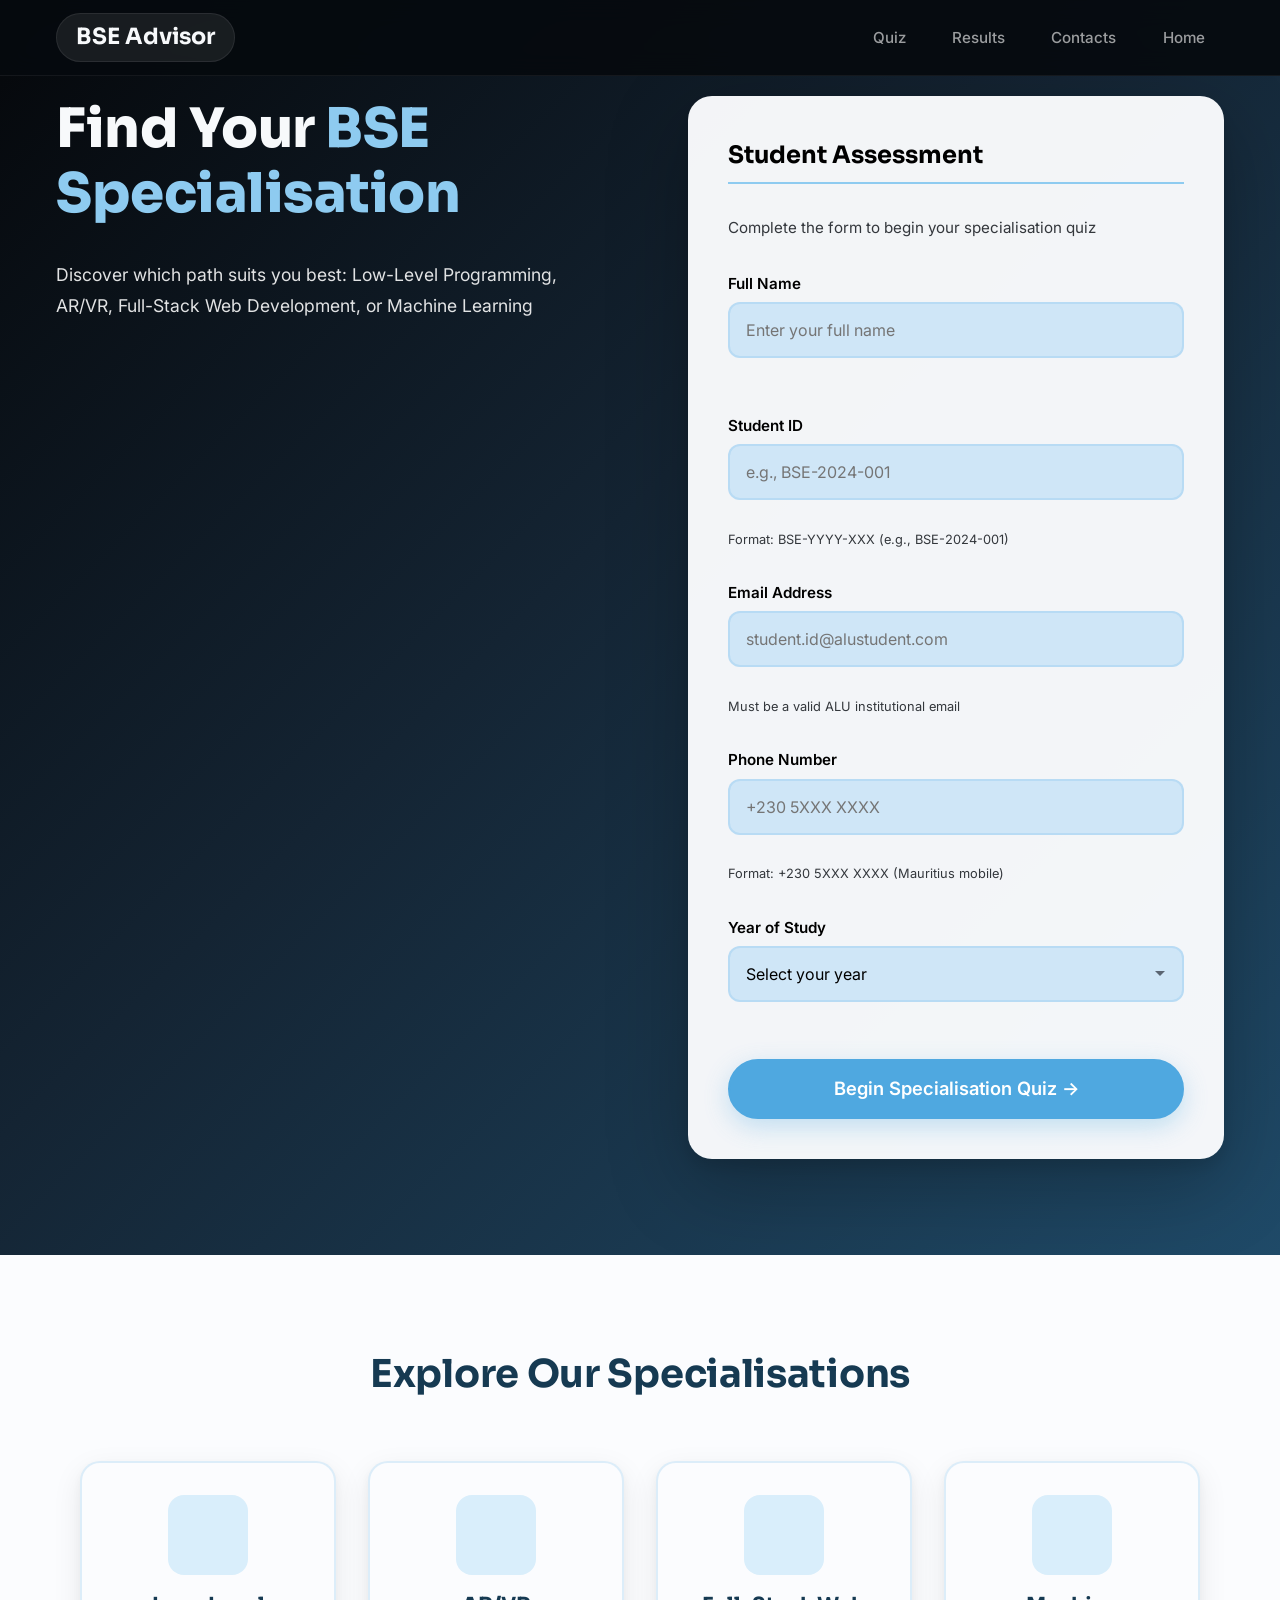
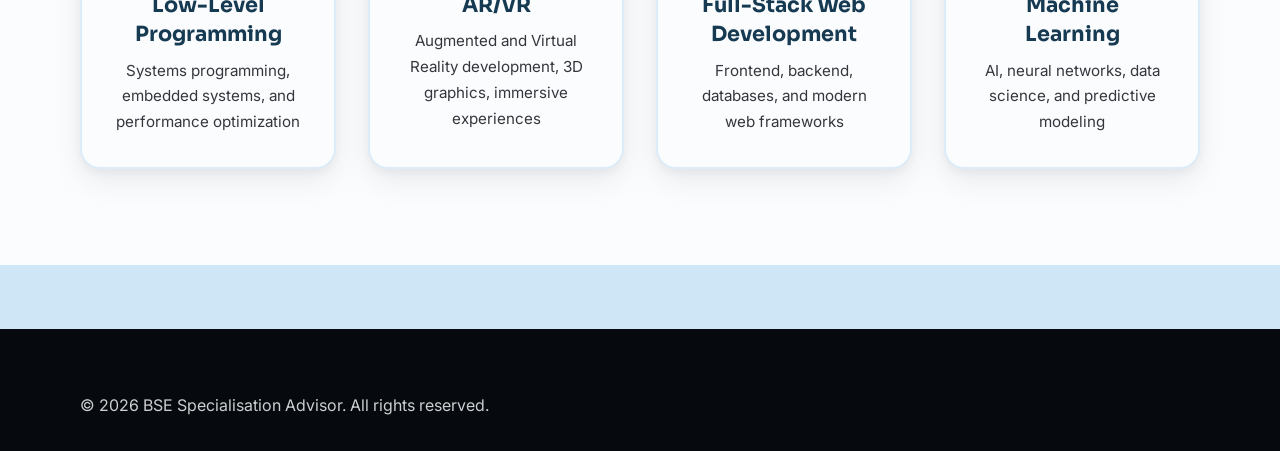
<file: index.html>
<!DOCTYPE html>
<html lang="en">
<head>
    <meta charset="UTF-8" />
    <meta name="viewport" content="width=device-width, initial-scale=1.0" />
    <title>BSE Specialisation Advisor</title>
    <link rel="stylesheet" href="./css/styles.css" />
</head>
<body>
    <!-- Navigation -->
    <header class="site-header">
        <div class="nav-container">
            <a href="./index.html" class="brand"> BSE Advisor </a>
            <ul class="nav-links">

                <li><button>Home</button></li>
        
                <li><button>Quiz</button></li>
                <li><button>Results</button></li>
                <li><button>Contacts</button></li>
            </ul> 
            <button class="nav-toggle" aria-label="Toggle navigation">☰</button>
        </div>
    </header>

    <!-- Hero Section with Form -->
    <section class="landing-hero">
        <div class="landing-grid">
            <div class="landing-content">
                
                <h1 class="landing-title">Find Your <span>BSE Specialisation</span></h1>
                <p class="landing-description">
                    Discover which path suits you best: Low-Level Programming, AR/VR, Full-Stack Web Development, or Machine Learning
                </p>
            </div>

            <div class="landing-form-container">
                <h3>Student Assessment</h3>
                <p style="color: var(--text-muted); margin-bottom: var(--spacing-lg); font-size: 0.95rem;">Complete the form to begin your specialisation quiz</p>

                <form id="landingForm" novalidate>
                <!-- Full Name -->
                <div class="form-group">
                    <label for="fullName">Full Name</label>
                    <input 
                        type="text" 
                        id="fullName" 
                        name="fullName" 
                        placeholder="Enter your full name"
                        required
                        autocomplete="name"
                    />
                    <small class="error-message" id="fullNameError"></small>
                </div>

                <!-- Student ID -->
                <div class="form-group">
                    <label for="studentId">Student ID</label>
                    <input 
                        type="text" 
                        id="studentId" 
                        name="studentId" 
                        placeholder="e.g., BSE-2024-001"
                        required
                    />
                    <small class="error-message" id="studentIdError"></small>
                    <span class="hint">Format: BSE-YYYY-XXX (e.g., BSE-2024-001)</span>
                </div>

                <!-- Email -->
                <div class="form-group">
                    <label for="email">Email Address</label>
                    <input 
                        type="email" 
                        id="email" 
                        name="email" 
                        placeholder="student.id@alustudent.com"
                        required
                        autocomplete="email"
                    />
                    <small class="error-message" id="emailError"></small>
                    <span class="hint">Must be a valid ALU institutional email</span>
                </div>

                <!-- Phone Number -->
                <div class="form-group">
                    <label for="phone">Phone Number</label>
                    <input 
                        type="tel" 
                        id="phone" 
                        name="phone" 
                        placeholder="+230 5XXX XXXX"
                        required
                        autocomplete="tel"
                    />
                    <small class="error-message" id="phoneError"></small>
                    <span class="hint">Format: +230 5XXX XXXX (Mauritius mobile)</span>
                </div>

                <!-- Year of Study -->
                <div class="form-group">
                    <label for="yearStudy">Year of Study</label>
                    <select id="yearStudy" name="yearStudy" required>
                        <option value="">Select your year</option>
                        <option value="1">Year 1</option>
                        <option value="2">Year 2</option>
                        <option value="3">Year 3</option>
                        <option value="4">Year 4</option>
                    </select>
                    <small class="error-message" id="yearStudyError"></small>
                </div>

                <button type="submit" class="btn btn-primary btn-block" id="startQuizBtn">
                    Begin Specialisation Quiz →
                </button>
                </form>
            </div>
        </div>
    </section>

    <!-- Specialisations Preview -->
    <section class="section specialisations-preview">
        <div class="container">
            <h2 class="section-title">Explore Our Specialisations</h2>
            <div class="specialisation-grid">
                <div class="spec-card">
                    <div class="spec-icon"> </div>
                    <h3>Low-Level Programming</h3>
                    <p>Systems programming, embedded systems, and performance optimization</p>
                </div>
                <div class="spec-card">
                    <div class="spec-icon"> </div>
                    <h3>AR/VR</h3>
                    <p>Augmented and Virtual Reality development, 3D graphics, immersive experiences</p>
                </div>
                <div class="spec-card">
                    <div class="spec-icon"> </div>
                    <h3>Full-Stack Web Development</h3>
                    <p>Frontend, backend, databases, and modern web frameworks</p>
                </div>
                <div class="spec-card">
                    <div class="spec-icon"> </div>
                    <h3>Machine Learning</h3>
                    <p>AI, neural networks, data science, and predictive modeling</p>
                </div>
            </div>
        </div>
    </section>

    <!-- Footer -->
    <footer class="site-footer">
        <div class="container">
            <p>&copy; 2026 BSE Specialisation Advisor. All rights reserved.</p>
        </div>
    </footer>

    <script src="./js/landing.js"></script>
</body>
</html>
</file>
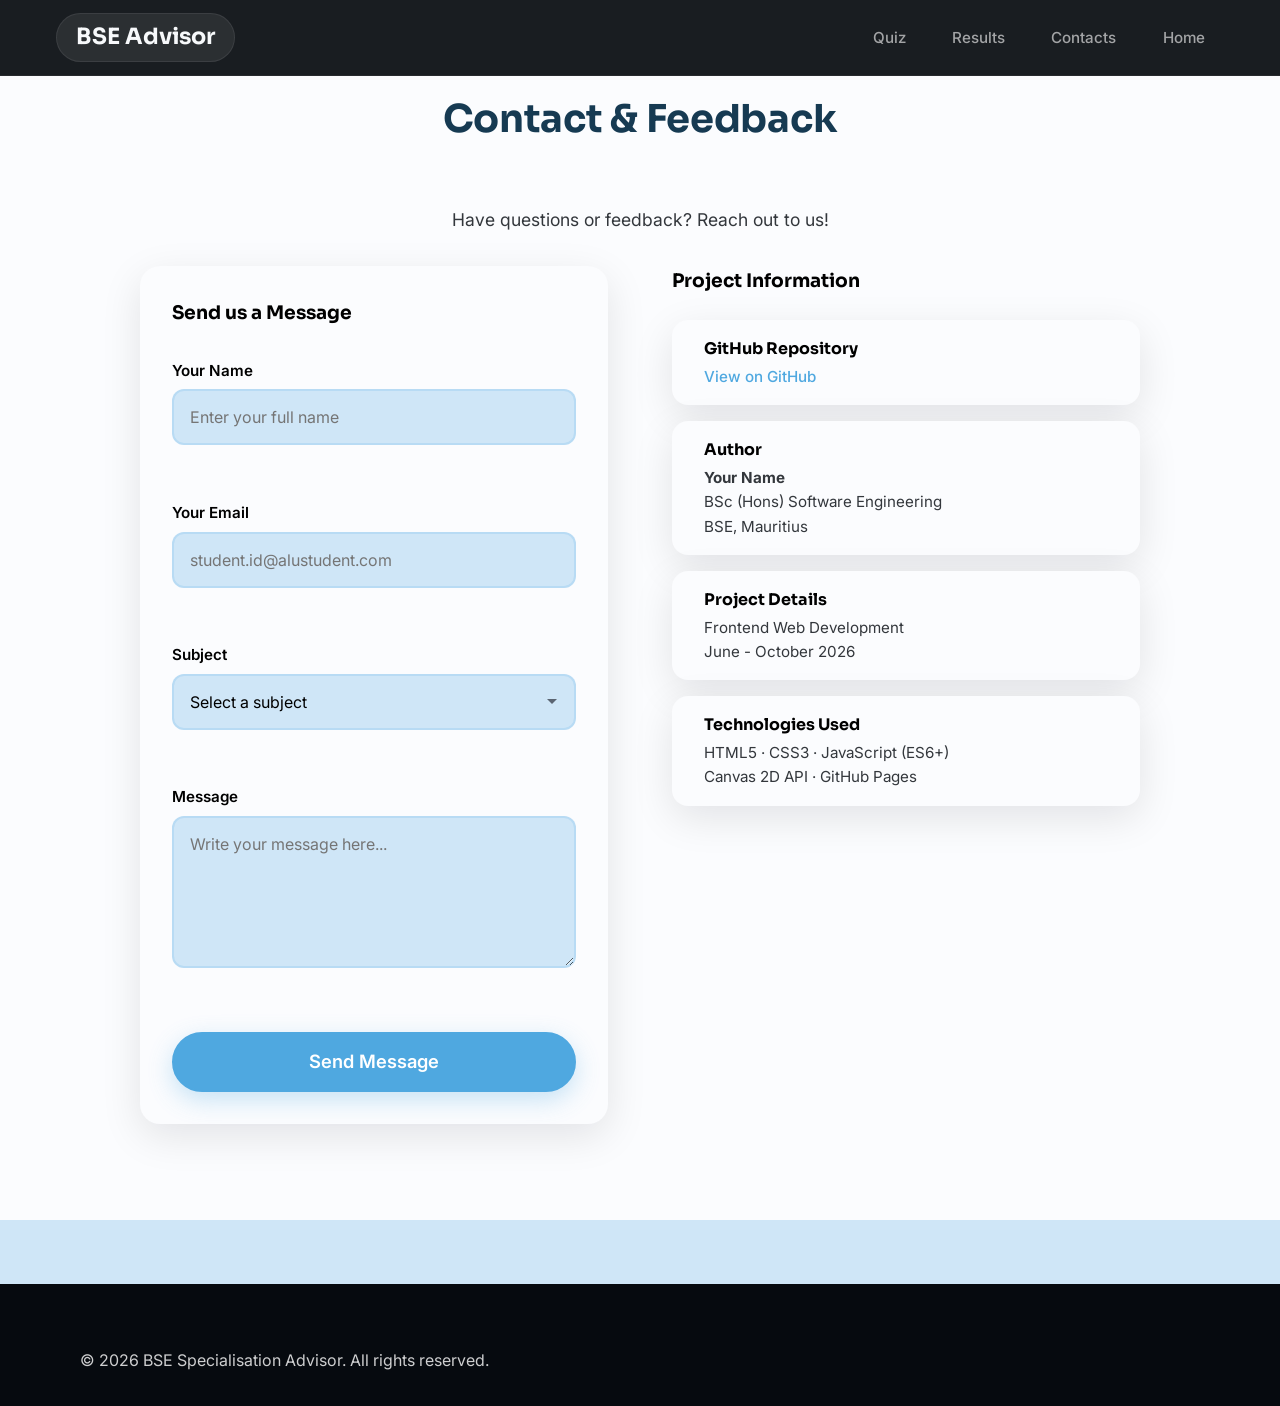
<file: html/contacts.html>
<!DOCTYPE html>
<html lang="en">
<head>
    <meta charset="UTF-8" />
    <meta name="viewport" content="width=device-width, initial-scale=1.0" />
    <title>Contact - BSE Advisor</title>
    <link rel="stylesheet" href="../css/styles.css" />
</head>
<body>
    <!-- Navigation -->
    <header class="site-header">
        <div class="nav-container">
            <a href="../index.html" class="brand"> BSE Advisor</a>
            <ul class="nav-links">
                <li><button>Home</button></li>
                <li><button>Quiz</button></li>
                <li><button>Results</button></li>
                <li><button>Contacts</button></li>
            </ul>
            <button class="nav-toggle" aria-label="Toggle navigation">☰</button>
        </div>
    </header>

    <!-- Contact Section -->
    <section class="section contact-section">
        <div class="container">
            <h1 class="section-title">Contact & Feedback</h1>
            <p class="section-subtitle">Have questions or feedback? Reach out to us!</p>

            <div class="contact-grid">
                <!-- Contact Form -->
                <div class="contact-form-wrapper">
                    <h3>Send us a Message</h3>
                    <form id="contactForm" novalidate>
                        <div class="form-group">
                            <label for="contactName">Your Name</label>
                            <input 
                                type="text" 
                                id="contactName" 
                                name="contactName" 
                                placeholder="Enter your full name"
                                required
                            />
                            <small class="error-message" id="contactNameError"></small>
                        </div>

                        <div class="form-group">
                            <label for="contactEmail">Your Email</label>
                            <input 
                                type="email" 
                                id="contactEmail" 
                                name="contactEmail" 
                                placeholder="student.id@alustudent.com"
                                required
                            />
                            <small class="error-message" id="contactEmailError"></small>
                        </div>

                        <div class="form-group">
                            <label for="contactSubject">Subject</label>
                            <select id="contactSubject" name="contactSubject" required>
                                <option value="">Select a subject</option>
                                <option value="feedback">Feedback</option>
                                <option value="question">Question about specialisations</option>
                                <option value="bug">Report a bug</option>
                                <option value="other">Other</option>
                            </select>
                            <small class="error-message" id="contactSubjectError"></small>
                        </div>

                        <div class="form-group">
                            <label for="contactMessage">Message</label>
                            <textarea 
                                id="contactMessage" 
                                name="contactMessage" 
                                placeholder="Write your message here..."
                                rows="5"
                                required
                            ></textarea>
                            <small class="error-message" id="contactMessageError"></small>
                        </div>

                        <button type="submit" class="btn btn-primary btn-block">Send Message</button>
                    </form>
                </div>

                <!-- Contact Info -->
                <div class="contact-info">
                    <h3>Project Information</h3>
                    <div class="info-card">
                        <h4> GitHub Repository</h4>
                        <p>
                            <a href="https://github.com/paokyereagy/summative.git" target="_blank">
                                View on GitHub
                            </a>
                        </p>
                    </div>
                    <div class="info-card">
                        <h4> Author</h4>
                        <p><strong>Your Name</strong><br />BSc (Hons) Software Engineering<br />BSE, Mauritius</p>
                    </div>
                    <div class="info-card">
                        <h4> Project Details</h4>
                        <p>Frontend Web Development<br />June - October 2026</p>
                    </div>
                    <div class="info-card">
                        <h4>  Technologies Used</h4>
                        <p>HTML5 · CSS3 · JavaScript (ES6+)<br />Canvas 2D API · GitHub Pages</p>
                    </div>
                </div>
            </div>
        </div>
    </section>

    <!-- Footer -->
    <footer class="site-footer">
        <div class="container">
            <p>&copy; 2026 BSE Specialisation Advisor. All rights reserved.</p>
        </div>
    </footer>

    <script src="../js/contacts.js"></script>
</body>
</html>
</file>
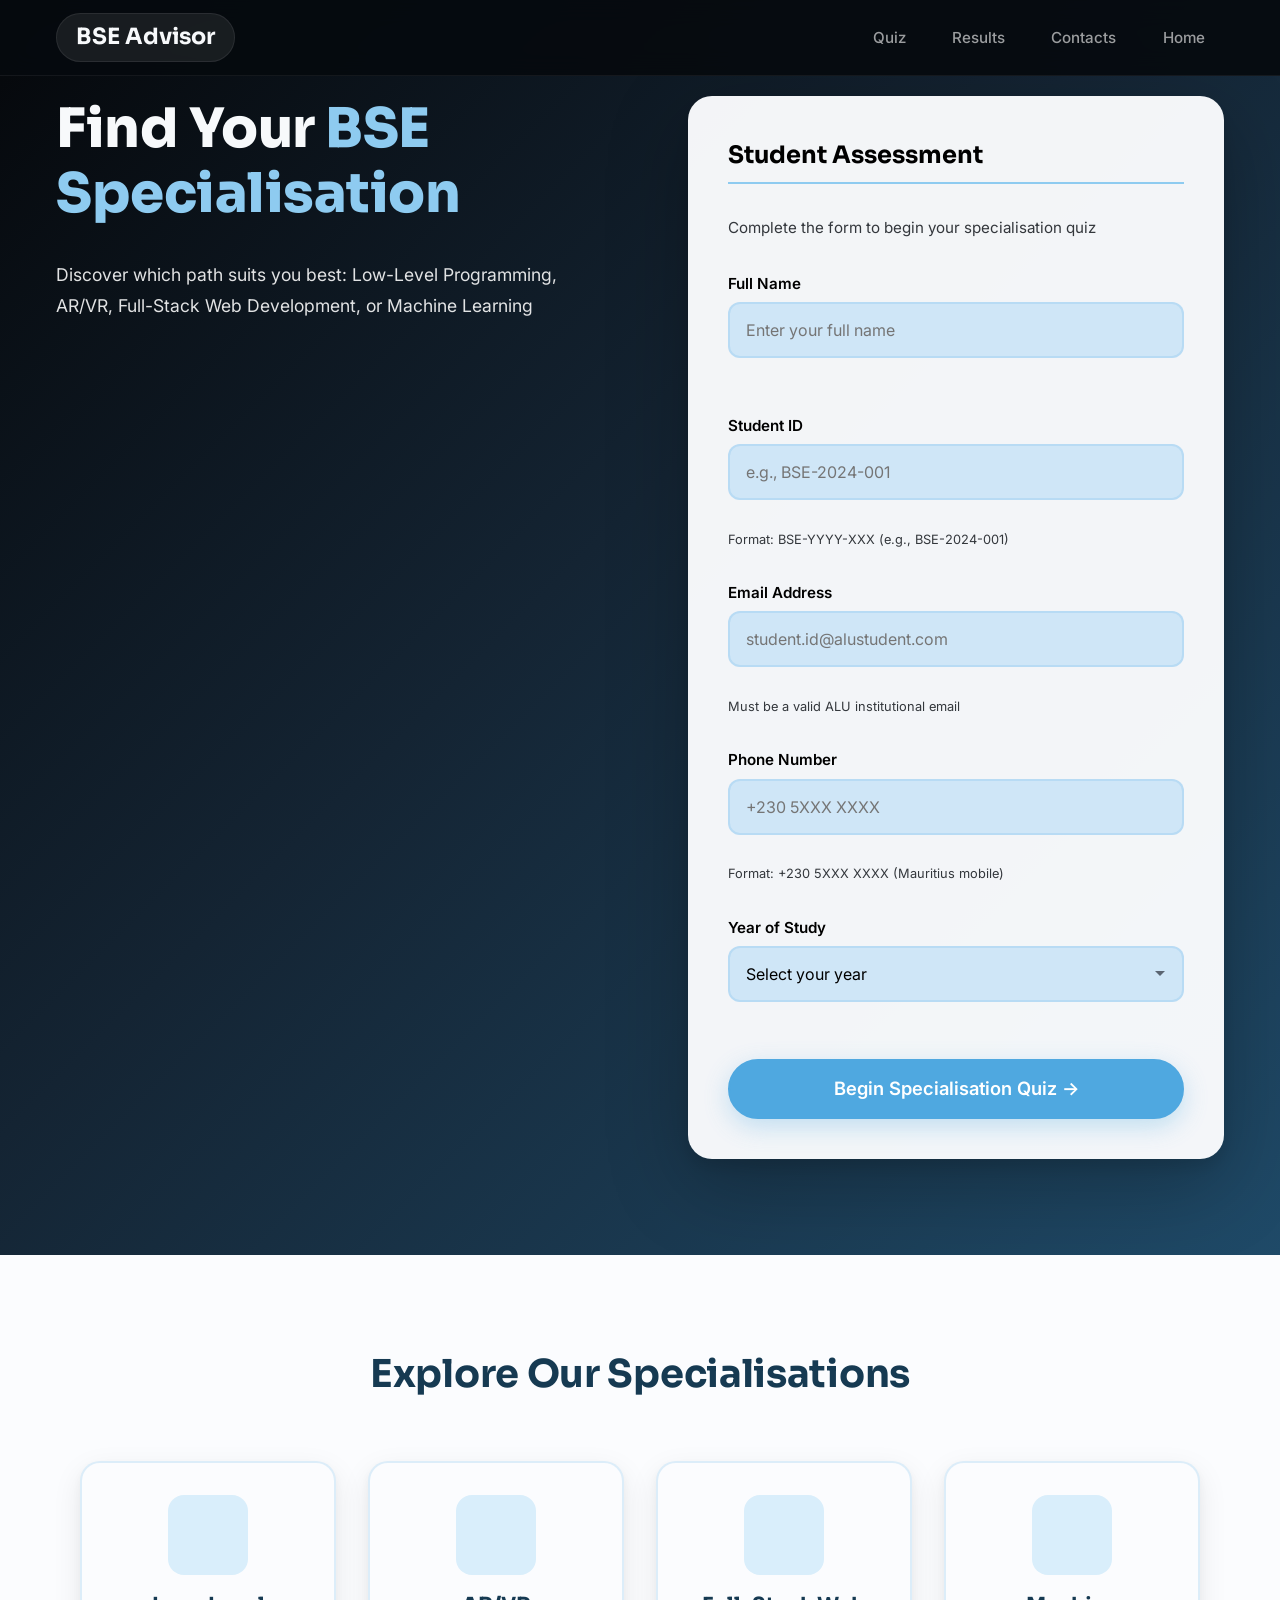
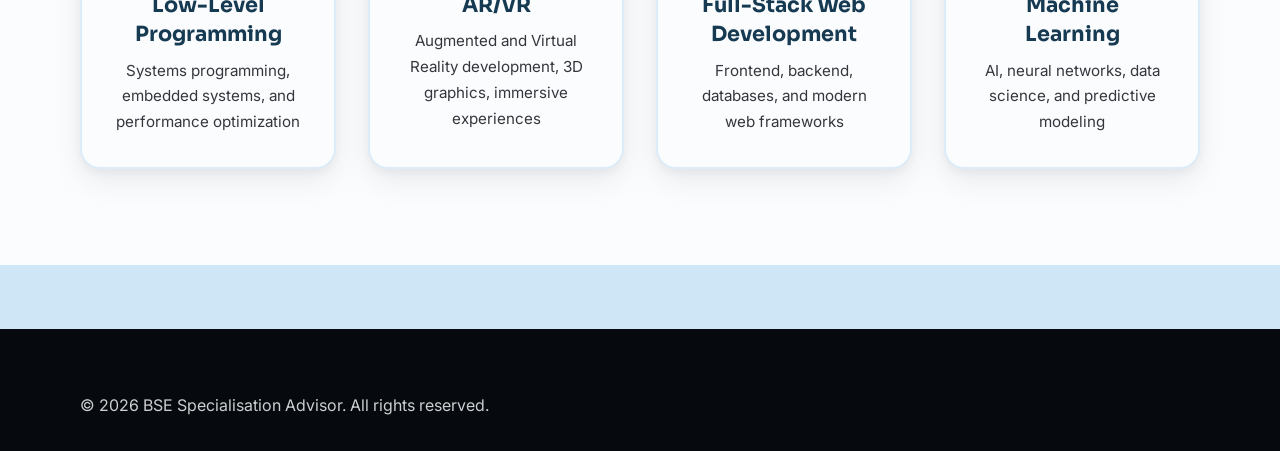
<file: html/quiz.html>
<!DOCTYPE html>
<html lang="en">
<head>
    <meta charset="UTF-8" />
    <meta name="viewport" content="width=device-width, initial-scale=1.0" />
    <title>Specialisation Quiz - BSE Advisor</title>
    <link rel="stylesheet" href="../css/styles.css" />
</head>
<body>
    <!-- Navigation -->
    <header class="site-header">
        <div class="nav-container">
            <a href="../index.html" class="brand"> BSE Advisor</a>
            <ul class="nav-links">
                <li><button>Home</button></li>
                <li><button>Quiz</button></li>
                <li><button>Results</button></li>
                <li><button>Contacts</button></li>
            </ul>
            <button class="nav-toggle" aria-label="Toggle navigation">☰</button>
        </div>
    </header>

    <!-- Quiz Header -->
    <section class="section quiz-header">
        <div class="container">
            <h1 class="section-title">Specialisation Assessment Quiz</h1>
            <p class="section-subtitle">Answer all questions to find your ideal BSE specialisation</p>
            
            <!-- Timer and Progress -->
            <div class="quiz-stats">
                <div class="timer-container">
                    <span class="timer-label"> Time Remaining</span>
                    <div class="timer-display" id="timerDisplay">10:00</div>
                </div>
                <div class="progress-container">
                    <span class="progress-label">Progress</span>
                    <div class="progress-bar-wrapper">
                        <div class="progress-bar" id="progressBar" style="width: 0%"></div>
                    </div>
                    <span class="progress-text" id="progressText">0 / 10</span>
                </div>
            </div>
        </div>
    </section>

    <!-- Quiz Content -->
    <section class="section quiz-section">
        <div class="container">
            <div id="quizContainer">
                <!-- Quiz cards will be dynamically rendered -->
            </div>

            <!-- Navigation Controls -->
            <div class="quiz-controls">
                <button class="btn btn-secondary" id="prevQuestion" disabled>← Previous</button>
                <span class="question-counter" id="questionCounter">Question 1 of 10</span>
                <button class="btn btn-primary" id="nextQuestion">Next →</button>
                <button class="btn btn-success" id="submitQuiz" style="display: none;">Submit Quiz</button>
            </div>
        </div>
    </section>

    <!-- Footer -->
    <footer class="site-footer">
        <div class="container">
            <p>&copy; 2026 BSE Specialisation Advisor. All rights reserved.</p>
        </div>
    </footer>

    <script src="../js/quiz.js"></script>
</body>
</html>
</file>
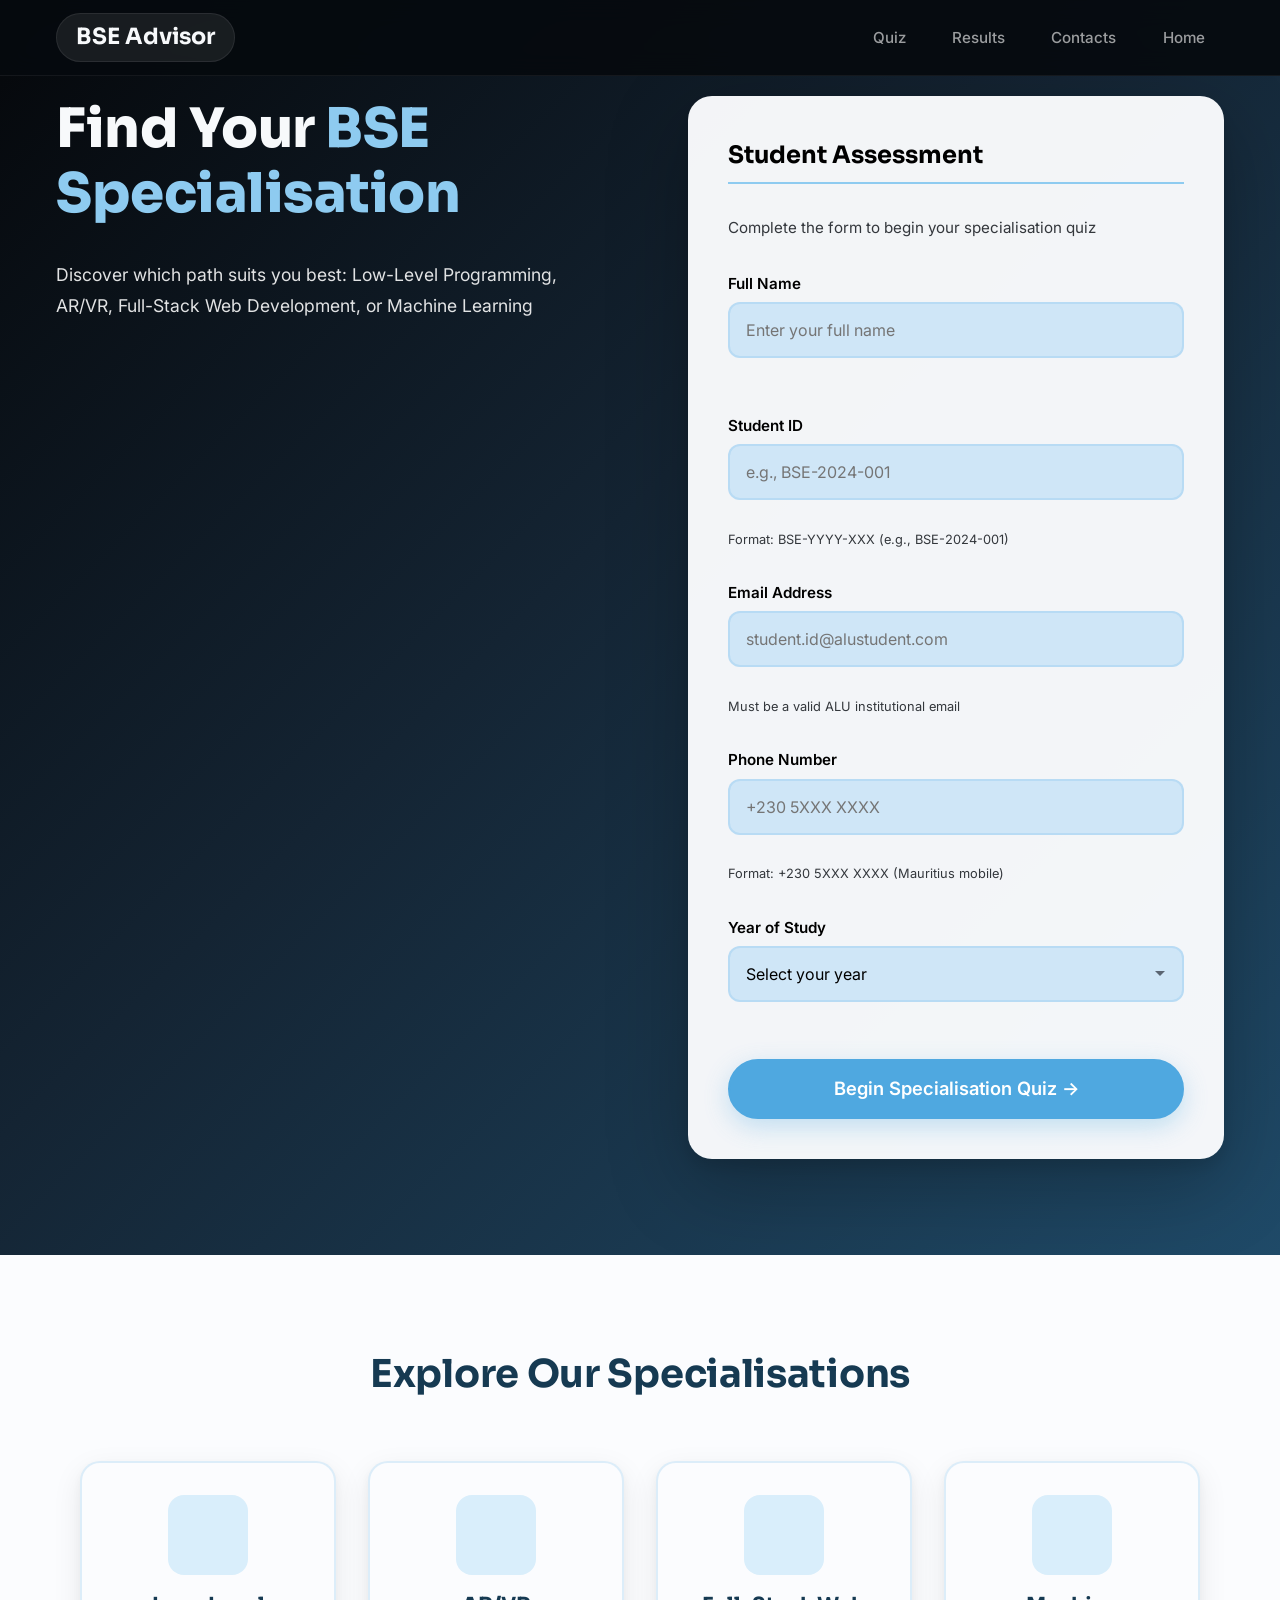
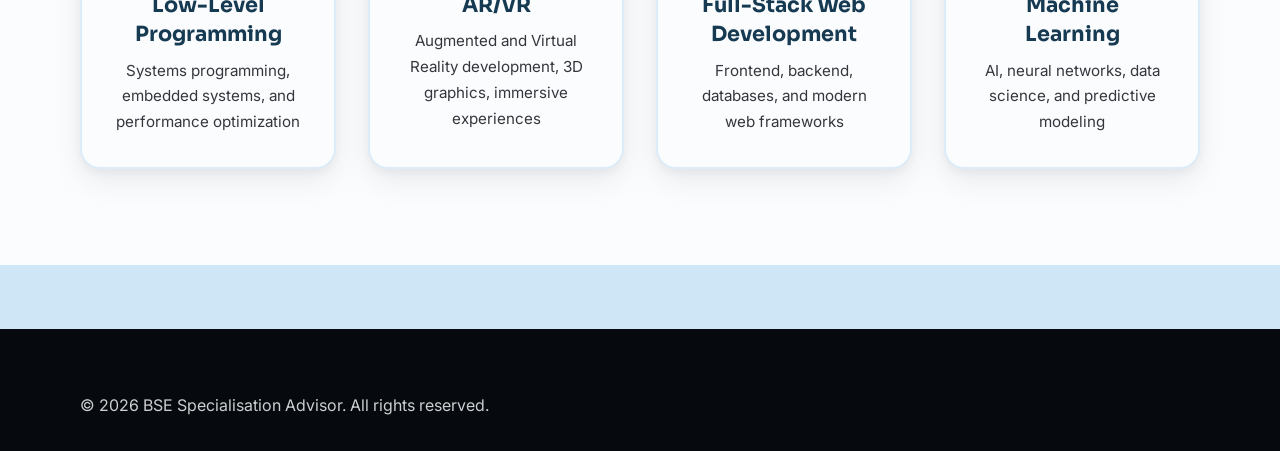
<file: html/results.html>
<!DOCTYPE html>
<html lang="en">
<head>
    <meta charset="UTF-8" />
    <meta name="viewport" content="width=device-width, initial-scale=1.0" />
    <title>Results - BSE Advisor</title>
    <link rel="stylesheet" href="../css/styles.css" />
</head>
<body>
    <!-- Navigation -->
    <header class="site-header">
        <div class="nav-container">
            <a href="../index.html" class="brand"> BSE Advisor</a>
            <ul class="nav-links">
                <li><button>Home</button></li>
                <li><button>Quiz</button></li>
                <li><button>Results</button></li>
                <li><button>Contacts</button></li>
            </ul>
            <button class="nav-toggle" aria-label="Toggle navigation">☰</button>
        </div>
    </header>

    <!-- Results Section -->
    <section class="section results-section">
        <div class="container">
            <h1 class="section-title">Your Specialisation Results</h1>
            <p class="section-subtitle" id="studentGreeting">Based on your responses, here's your recommended path</p>

            <!-- Canvas Chart -->
            <div class="chart-container">
                <h3>Your Skills Profile</h3>
                <canvas id="resultsCanvas" width="400" height="400"></canvas>
            </div>

            <!-- Results Summary -->
            <div class="results-summary" id="resultsSummary">
                <!-- Dynamically populated -->
            </div>

            <!-- Recommendations -->
            <div class="recommendations" id="recommendations">
                <!-- Dynamically populated -->
            </div>

            <!-- Action Buttons -->
            <div class="results-actions">
                <a href="quiz.html" class="btn btn-secondary"> Retake Quiz</a>
                <a href="../index.html" class="btn btn-primary"> Back to Home</a>
            </div>
        </div>
    </section>

    <!-- Footer -->
    <footer class="site-footer">
        <div class="container">
            <p>&copy; 2026 BSE Specialisation Advisor. All rights reserved.</p>
        </div>
    </footer>

    <script src="../js/results.js"></script>
</body>
</html>
</file>
<file: css/styles.css>
/* ================================================================
   FONTS
   Sora = headings (distinctive, geometric, more presentable than a
   default system font stack)
   Inter = body text (highly readable at small sizes)
   JetBrains Mono = numbers/data (timers, scores, IDs)
   ================================================================ */
@import url('https://fonts.googleapis.com/css2?family=Sora:wght@400;600;700;800&family=Inter:wght@400;500;600;700&family=JetBrains+Mono:wght@500;700&display=swap');

/* ================================================================
   DESIGN TOKENS (CSS Custom Properties)
   Every color, spacing value, and font is defined once here and
   reused via var(--name). Change a value here and it updates
   everywhere automatically.
   ================================================================ */
:root {
    /* --- Core palette: black, ash, light blue --- */
    --primary:        #142433;  /* deep navy-black, used for hero bg + headings */
    --primary-dark:   #060a0f;  /* near-black */
    --accent:         #4fa8e0;  /* the light blue signature color */
    --accent-light:   #8ecbf0;
    --accent-lighter: #d9eefb;
    --white:          #f7f9fb;

    /* --- Surfaces & text ---
       FIX (round 2): the previous ash-grey background still read as
       "basically white". Replaced with a genuine light-blue tone plus
       a subtle diagonal ash-colored stripe pattern (applied on
       html/body below) so the background is unmistakably colored and
       textured, not flat and pale. */
    --bg:            #cfe6f7;   /* light blue */
    --bg-deep:       #b7d9ef;   /* deeper light blue, gradient bottom */
    --stripe-color:  rgba(120, 130, 140, 0.16); /* ash-toned diagonal lines */
    --surface:       #fbfcfe;   /* card backgrounds — off-white, not pure white */
    --text:          #000000;   /* FIX: body/heading text is now true black */
    --text-muted:    #33373c;   /* darkened to stay legible against black headings nearby */
    --border:        rgba(79, 168, 224, 0.18);
    --shadow:        0 12px 40px rgba(10, 14, 20, 0.10);
    --header-bg:     rgba(6, 10, 15, 0.92);
    --card-border:   rgba(79, 168, 224, 0.10);
    --hero-gradient: linear-gradient(135deg, #05070a 0%, #142433 45%, #1f4a68 100%);
    --heading-title: #163a52;

    /* --- Validation colors --- */
    --success:       #2d7d4a;
    --success-bg:    #f0faf4;
    --error:         #c0392b;
    --error-bg:      #fdf0ee;

    /* --- Spacing scale --- */
    --spacing-xs:  0.25rem;
    --spacing-sm:  0.5rem;
    --spacing-md:  1rem;
    --spacing-lg:  2rem;
    --spacing-xl:  4rem;
    --spacing-2xl: 6rem;

    /* --- Typography --- */
    --font-base:    'Inter', -apple-system, BlinkMacSystemFont, Roboto, sans-serif;
    --font-display: 'Sora', 'Inter', sans-serif;
    --font-mono:    'JetBrains Mono', 'Courier New', monospace;
}

/* ================================================================
   RESET & BASE
   ================================================================ */
* {
    margin: 0;
    padding: 0;
    box-sizing: border-box;
}

html, body {
    height: 100%;
    font-family: var(--font-base);
    /* FIX (round 2): light-blue base color, with a repeating diagonal
       stripe layer in ash tone on top, then a subtle top-to-bottom
       gradient underneath for depth. Multiple background-image layers
       are comma-separated, painted in the order listed (stripes on
       top of the gradient). */
    background-color: var(--bg);
    background-image:
        repeating-linear-gradient(
            45deg,
            transparent,
            transparent 34px,
            var(--stripe-color) 34px,
            var(--stripe-color) 38px
        ),
        linear-gradient(180deg, var(--bg) 0%, var(--bg-deep) 100%);
    background-attachment: fixed;
    color: var(--text);
    line-height: 1.6;
    scroll-behavior: smooth;
}

h1, h2, h3, h4 {
    font-family: var(--font-display);
}

/* ================================================================
   CONTAINER
   ================================================================ */
.container {
    width: 90%;
    max-width: 1200px;
    margin: 0 auto;
    padding: 0 var(--spacing-md);
}

@media (max-width: 1024px) {
    .container {
        width: 95%;
        padding: 0 var(--spacing-sm);
    }
}

@media (max-width: 768px) {
    .container {
        width: 100%;
        padding: 0 var(--spacing-md);
    }
}

@media (max-width: 640px) {
    .container {
        padding: 0 var(--spacing-sm);
    }
}

/* ================================================================
   FOCUS & ACCESSIBILITY
   ================================================================ */
:focus-visible {
    outline: 2px solid var(--accent);
    outline-offset: 3px;
}

@media (prefers-reduced-motion: reduce) {
    *, *::before, *::after {
        animation-duration: 0.001ms !important;
        transition-duration: 0.001ms !important;
    }
}

/* ================================================================
   ICONS
   Small inline SVGs used instead of emoji, taken from the earlier
   project's design system so both stay visually consistent. Each
   icon just takes on whatever text color surrounds it.
   ================================================================ */
.icon {
    display: inline-block;
    width: 1em;
    height: 1em;
    stroke: currentColor;
    fill: none;
    stroke-width: 1.8;
    stroke-linecap: round;
    stroke-linejoin: round;
    vertical-align: -0.15em;
}

.icon-badge {
    display: inline-flex;
    align-items: center;
    justify-content: center;
    width: 42px;
    height: 42px;
    border-radius: 50%;
    background: rgba(79, 168, 224, 0.14);
    border: 1px solid rgba(79, 168, 224, 0.3);
    color: var(--accent-light);
    font-size: 1.3rem;
    margin: 0 auto 0.5rem;
    transition: transform 0.3s ease, background 0.3s ease;
}

.feature-card:hover .icon-badge {
    transform: translateY(-3px) scale(1.06);
    background: rgba(79, 168, 224, 0.24);
}

/* ================================================================
   NAVIGATION / HEADER
   ================================================================ */
.site-header {
    position: fixed;
    top: 0;
    left: 0;
    right: 0;
    z-index: 100;
    padding: 0.8rem 0;
    background: var(--header-bg);
    backdrop-filter: blur(12px);
    border-bottom: 1px solid rgba(255, 255, 255, 0.06);
}

.nav-container {
    display: flex;
    align-items: center;
    /* Brand stays left; nav-links group sits at the far right — this
       is the main fix for the "odd" header arrangement. */
    justify-content: space-between;
    max-width: 1200px;
    margin: 0 auto;
    padding: 0 var(--spacing-md);
}

.brand {
    display: inline-flex;
    align-items: center;
    gap: 0.5rem;
    font-family: var(--font-display);
    font-size: 1.4rem;
    font-weight: 700;
    color: var(--white);
    background: rgba(255, 255, 255, 0.08);
    padding: 0.35rem 1.2rem;
    border-radius: 40px;
    border: 1px solid rgba(255, 255, 255, 0.08);
    cursor: pointer;
    transition: background 0.3s ease;
    text-decoration: none;
}

.brand:hover {
    background: rgba(255, 255, 255, 0.15);
}

.nav-links {
    display: flex;
    align-items: center;
    list-style: none;
    gap: var(--spacing-sm);
}

.nav-links li button {
    background: none;
    border: none;
    color: rgba(255, 255, 255, 0.6);
    padding: 0.5rem 1.2rem;
    border-radius: 30px;
    font-family: var(--font-base);
    font-size: 0.95rem;
    font-weight: 500;
    cursor: pointer;
    transition: all 0.25s ease;
}

.nav-links li button:hover {
    color: var(--white);
    background: rgba(255, 255, 255, 0.08);
}

.nav-links li button.active {
    color: var(--white);
    background: rgba(79, 168, 224, 0.2);
}

/* ----------------------------------------------------------------
   FIX: "put the Home / index.html quick link at the extreme end
   of the page". Since nav-links is already the right-hand group in
   the header, the remaining ask is for the Home link specifically
   to sit at the very last (rightmost) position within that group,
   rather than first.

   This assumes Home is currently the FIRST <li> in your nav-links
   markup (the most common way to build it). If that's the case,
   this rule alone pushes it to the end without touching your HTML.
   If Home isn't the first <li>, give that <li> a class like
   "nav-home" instead and swap the selector below for ".nav-home".
   ---------------------------------------------------------------- */
.nav-links li:first-child {
    order: 99;
}

.nav-toggle {
    display: none;
    background: none;
    border: none;
    color: var(--white);
    font-size: 1.5rem;
    cursor: pointer;
}

/* ================================================================
   PAGE SWITCHING (SPA behaviour)
   Only ONE .page has .active at a time
   ================================================================ */
.page {
    display: none;
    min-height: 100vh;
    padding-top: 80px;
}

.page.active {
    display: block;
    animation: fadeIn 0.4s ease-out;
}

@keyframes fadeIn {
    from { opacity: 0; transform: translateY(15px); }
    to   { opacity: 1; transform: translateY(0); }
}

/* ================================================================
   LANDING PAGE HERO
   ================================================================ */
/* ================================================================
   LANDING PAGE HERO
   ================================================================ */
.landing-hero {
    min-height: calc(100vh - 80px);
    display: flex;
    align-items: center;
    justify-content: center;
    background: var(--hero-gradient);
    padding: var(--spacing-2xl) var(--spacing-md);
    position: relative;
    overflow: hidden;
}

@media (max-width: 1024px) {
    .landing-hero {
        padding: var(--spacing-xl) var(--spacing-md);
    }
}

@media (max-width: 768px) {
    .landing-hero {
        padding: var(--spacing-lg) var(--spacing-md);
        min-height: auto;
    }
}

@media (max-width: 640px) {
    .landing-hero {
        padding: var(--spacing-md) var(--spacing-sm);
    }
}

/* ----------------------------------------------------------------
   Decorative animated line across the hero background — a small
   signature touch carried over from the earlier project. Purely
   visual; give it aria-hidden="true" in the HTML.
   ---------------------------------------------------------------- */
.hero-route-line {
    position: absolute;
    inset: 0;
    width: 100%;
    height: 100%;
    z-index: 0;
    pointer-events: none;
    opacity: 0.5;
}

.hero-route-line path {
    fill: none;
    stroke: var(--accent);
    stroke-width: 1.5;
    stroke-linecap: round;
    stroke-dasharray: 8 10;
    animation: dashTravel 6s linear infinite;
    opacity: 0.55;
}

.hero-route-line circle {
    fill: var(--accent-light);
    animation: waypointPulse 3.2s ease-in-out infinite;
}

@keyframes dashTravel {
    to { stroke-dashoffset: -180; }
}

@keyframes waypointPulse {
    0%, 100% { opacity: 0.5; r: 4; }
    50%      { opacity: 1;   r: 5.5; }
}

.landing-grid {
    display: flex;
    align-items: top;
    justify-content: top;
    gap: var(--spacing-2xl);
    position: relative;
    z-index: 1;
    width: 100%;
    max-width: 1200px;
    margin: 0 auto;
    padding: 0 var(--spacing-md);
}

.landing-content {
    flex: 1 1 45%;
    color: var(--white);
    animation: fadeSlideUp 0.7s ease-out both;
    text-align: left;
}

@media (max-width: 768px) {
    .landing-content {
        flex: 1 1 100%;
        text-align: center;
    }
}

.landing-badge {
    display: inline-flex;
    align-items: center;
    gap: 0.4rem;
    background: rgba(255, 255, 255, 0.1);
    border: 1px solid rgba(79, 168, 224, 0.3);
    color: var(--accent-lighter);
    font-size: 0.75rem;
    font-weight: 600;
    padding: 0.5rem 1.2rem;
    border-radius: 40px;
    letter-spacing: 0.8px;
    text-transform: uppercase;
    margin-bottom: var(--spacing-lg);
    transition: all 0.3s ease;
}

@media (max-width: 768px) {
    .landing-badge {
        justify-content: center;
        width: 100%;
        max-width: fit-content;
    }
}

.landing-title {
    font-family: var(--font-display);
    font-size: 3.4rem;
    font-weight: 800;
    line-height: 1.2;
    margin-bottom: var(--spacing-lg);
    letter-spacing: -0.5px;
}

@media (max-width: 1024px) {
    .landing-title {
        font-size: 2.8rem;
    }
}

@media (max-width: 768px) {
    .landing-title {
        font-size: 2.2rem;
    }
}

@media (max-width: 640px) {
    .landing-title {
        font-size: 1.8rem;
    }
}

.landing-title span {
    color: var(--accent-light);
}

.landing-description {
    font-size: 1.1rem;
    line-height: 1.8;
    max-width: 520px;
    color: rgba(255, 255, 255, 0.88);
    margin: 0;
}

@media (max-width: 768px) {
    .landing-description {
        font-size: 1rem;
        max-width: 100%;
        margin: 0 auto;
    }
}

/* ----------------------------------------------------------------
   Optional feature-card row (Strengths/Interests/Goals-style cards)
   and quick stats row, carried over from the earlier project. Safe
   to delete this block if your markup doesn't use these classes.
   ---------------------------------------------------------------- */
.feature-grid {
    display: grid;
    grid-template-columns: 1fr 1fr 1fr;
    gap: 1rem;
    margin: 1.5rem 0;
}

.feature-card {
    background: rgba(255, 255, 255, 0.06);
    padding: 1.1rem 0.8rem;
    border-radius: 14px;
    text-align: center;
    border: 1px solid rgba(255, 255, 255, 0.06);
    transition: transform 0.3s ease, background 0.3s ease, border-color 0.3s ease;
}

.feature-card:hover {
    transform: translateY(-4px);
    background: rgba(255, 255, 255, 0.1);
    border-color: rgba(79, 168, 224, 0.35);
}

.feature-card .feature-title {
    font-weight: 600;
    color: var(--white);
    font-size: 0.92rem;
}

.feature-card .feature-desc {
    color: rgba(255, 255, 255, 0.65);
    font-size: 0.78rem;
    margin-top: 0.2rem;
}

.stats-row {
    display: flex;
    gap: 2rem;
    margin-top: 1.2rem;
}

.stat-item .stat-number {
    font-family: var(--font-mono);
    font-size: 1.8rem;
    font-weight: 700;
    color: var(--accent-light);
}

.stat-item .stat-label {
    color: rgba(255, 255, 255, 0.65);
    font-size: 0.8rem;
}

/* ================================================================
   LANDING FORM
   ================================================================ */
.landing-form-container {
    flex: 1 1 45%;
    background: rgba(251, 252, 254, 0.97);
    padding: 2.5rem;
    border-radius: 24px;
    box-shadow: 0 25px 80px rgba(0, 0, 0, 0.25), 0 8px 16px rgba(0, 0, 0, 0.1);
    position: relative;
    z-index: 1;
    animation: fadeSlideUp 0.7s 0.15s ease-out both;
    min-width: 320px;
}

@media (max-width: 1024px) {
    .landing-form-container {
        flex: 1 1 50%;
        padding: 2rem;
    }
}

@media (max-width: 768px) {
    .landing-form-container {
        flex: 1 1 100%;
        width: 100%;
        max-width: 500px;
        padding: 2rem;
        margin: 0 auto;
    }
}

@media (max-width: 640px) {
    .landing-form-container {
        padding: 1.5rem;
    }
}

@keyframes fadeSlideUp {
    from { opacity: 0; transform: translateY(24px); }
    to   { opacity: 1; transform: translateY(0); }
}

.landing-form-container h3 {
    color: var(--text);
    margin-bottom: var(--spacing-lg);
    padding-bottom: var(--spacing-sm);
    border-bottom: 2px solid var(--accent-light);
    font-size: 1.5rem;
    font-family: var(--font-display);
}

.form-footnote {
    text-align: center;
    margin-top: 1rem;
    font-size: 0.8rem;
    color: var(--text-muted);
}

/* Optional decorative progress dots above a multi-step form */
.progress-dots {
    display: flex;
    gap: 0.5rem;
    margin-bottom: 1.5rem;
}

.progress-dots span {
    flex: 1;
    height: 4px;
    background: var(--border);
    border-radius: 2px;
}

/* ================================================================
   FORM FIELDS
   ================================================================ */
.form-group {
    margin-bottom: var(--spacing-lg);
}

@media (max-width: 640px) {
    .form-group {
        margin-bottom: var(--spacing-md);
    }
}

.form-group label {
    display: block;
    font-weight: 600;
    color: var(--text);
    margin-bottom: 0.5rem;
    font-size: 0.95rem;
    line-height: 1.4;
}

@media (max-width: 640px) {
    .form-group label {
        font-size: 0.9rem;
    }
}

.form-group input,
.form-group select,
.form-group textarea {
    width: 100%;
    padding: 0.875rem 1rem;
    font-size: 1rem;
    border: 2px solid var(--border);
    border-radius: 12px;
    background: var(--bg);
    transition: border 0.25s ease, background 0.25s ease, box-shadow 0.25s ease;
    font-family: inherit;
    color: var(--text);
    line-height: 1.5;
}

.form-group input:focus,
.form-group select:focus,
.form-group textarea:focus {
    outline: none;
    border-color: var(--accent);
    box-shadow: 0 0 0 4px rgba(79, 168, 224, 0.15), inset 0 0 0 1px rgba(79, 168, 224, 0.1);
    background: var(--surface);
}

.form-group textarea {
    resize: vertical;
    min-height: 100px;
}

.form-group select {
    appearance: none;
    background-image: url("data:image/svg+xml,%3Csvg xmlns='http://www.w3.org/2000/svg' width='12' height='12' viewBox='0 0 12 12'%3E%3Cpath fill='%235b6572' d='M6 8L1 3h10z'/%3E%3C/svg%3E");
    background-repeat: no-repeat;
    background-position: right 1rem center;
    padding-right: 2.5rem;
}

/* ================================================================
   VALIDATION STATES
   ================================================================ */
.form-group input.is-valid,
.form-group select.is-valid {
    border-color: var(--success);
    background: var(--success-bg);
}

.form-group input.is-invalid,
.form-group select.is-invalid {
    border-color: var(--error);
    background: var(--error-bg);
}

.error-message {
    color: var(--error);
    font-size: 0.85rem;
    display: block;
    margin-top: 0.3rem;
    min-height: 20px;
    font-weight: 500;
}

.helper-text {
    color: var(--text-muted);
    font-size: 0.8rem;
    display: block;
    margin-top: 0.2rem;
}

.hint {
    color: var(--text-muted);
    font-size: 0.8rem;
    display: block;
    margin-top: 0.3rem;
    font-weight: 400;
}

/* ================================================================
   BUTTONS
   ================================================================ */
.btn {
    display: inline-block;
    padding: 0.875rem 2.2rem;
    border-radius: 50px;
    font-weight: 600;
    font-size: 1rem;
    border: 2px solid transparent;
    cursor: pointer;
    transition: all 0.3s ease, transform 0.2s ease;
    font-family: var(--font-base);
    text-align: center;
    line-height: 1.5;
    position: relative;
}

.btn-primary {
    background: var(--accent);
    color: white;
    border-color: var(--accent);
    box-shadow: 0 8px 24px rgba(79, 168, 224, 0.3);
    width: 100%;
    font-size: 1.15rem;
    padding: 0.9rem;
}

.btn-primary:not(:disabled):hover {
    background: var(--accent-light);
    transform: translateY(-3px);
    box-shadow: 0 16px 40px rgba(79, 168, 224, 0.5), 0 0 0 4px rgba(79, 168, 224, 0.1);
}

.btn-primary:disabled {
    opacity: 0.5;
    cursor: not-allowed;
    background: #99a0a6;
    border-color: #99a0a6;
    box-shadow: none;
    transform: none;
}

.btn-secondary {
    background: var(--surface);
    color: var(--text);
    border-color: var(--border);
}

.btn-secondary:hover {
    border-color: var(--accent);
    background: var(--accent-lighter);
}

.btn-success {
    background: var(--success);
    color: white;
    border-color: var(--success);
}

.btn-success:hover {
    background: #1e6b3a;
    transform: translateY(-2px);
}

.btn-block {
    width: 100%;
    display: block;
}

.btn:disabled {
    opacity: 0.5;
    cursor: not-allowed;
    transform: none !important;
}

/* ================================================================
   SECTIONS
   ================================================================ */
.section {
    padding: var(--spacing-2xl) 0;
    background: var(--surface);
    margin: 0;
}

@media (max-width: 1024px) {
    .section {
        padding: var(--spacing-xl) 0;
    }
}

@media (max-width: 768px) {
    .section {
        padding: var(--spacing-lg) 0;
    }
}

.section-title {
    font-family: var(--font-display);
    font-size: 2.4rem;
    color: var(--heading-title);
    margin-bottom: var(--spacing-xl);
    text-align: center;
    line-height: 1.2;
    letter-spacing: -0.3px;
}

@media (max-width: 768px) {
    .section-title {
        font-size: 2rem;
        margin-bottom: var(--spacing-lg);
    }
}

@media (max-width: 640px) {
    .section-title {
        font-size: 1.6rem;
    }
}

.section-subtitle {
    color: var(--text-muted);
    font-size: 1.1rem;
    margin-bottom: var(--spacing-lg);
    text-align: center;
    line-height: 1.6;
    max-width: 600px;
    margin-left: auto;
    margin-right: auto;
}

@media (max-width: 768px) {
    .section-subtitle {
        font-size: 1rem;
    }
}

/* ================================================================
   SPECIALISATIONS GRID
   ================================================================ */
.specialisation-grid {
    display: grid;
    grid-template-columns: repeat(4, 1fr);
    gap: var(--spacing-lg);
    margin-top: var(--spacing-xl);
}

@media (max-width: 1024px) {
    .specialisation-grid {
        grid-template-columns: repeat(2, 1fr);
        gap: var(--spacing-md);
    }
}

@media (max-width: 768px) {
    .specialisation-grid {
        grid-template-columns: 1fr;
        gap: var(--spacing-md);
    }
}

.spec-card {
    background: var(--surface);
    padding: var(--spacing-lg);
    border-radius: 20px;
    text-align: center;
    border: 2px solid var(--border);
    box-shadow: 0 10px 30px rgba(10, 14, 20, 0.08), 0 4px 8px rgba(10, 14, 20, 0.04);
    transition: all 0.3s ease;
}

.spec-card:hover {
    transform: translateY(-8px);
    border-color: var(--accent);
    box-shadow: 0 20px 60px rgba(79, 168, 224, 0.25), 0 0 0 1px rgba(79, 168, 224, 0.1);
}

.spec-icon {
    font-size: 3rem;
    margin-bottom: var(--spacing-md);
    display: flex;
    align-items: center;
    justify-content: center;
    height: 80px;
    background: var(--accent-lighter);
    border-radius: 16px;
    margin-left: auto;
    margin-right: auto;
    width: 80px;
}

.spec-card h3 {
    font-size: 1.3rem;
    color: var(--heading-title);
    margin-bottom: var(--spacing-sm);
    margin-top: var(--spacing-md);
    font-family: var(--font-display);
    line-height: 1.4;
}

.spec-card p {
    color: var(--text-muted);
    font-size: 0.95rem;
    line-height: 1.7;
    margin: 0;
}

/* ================================================================
   QUIZ PAGE
   ================================================================ */
.quiz-stats {
    display: flex;
    flex-wrap: wrap;
    gap: var(--spacing-lg);
    justify-content: center;
    background: var(--surface);
    padding: var(--spacing-md) var(--spacing-lg);
    border-radius: 16px;
    box-shadow: var(--shadow);
    max-width: 700px;
    margin: 0 auto var(--spacing-lg);
}

.timer-container {
    display: flex;
    align-items: center;
    gap: var(--spacing-sm);
}

.timer-label {
    font-weight: 600;
    color: var(--text-muted);
    font-size: 0.9rem;
}

.timer-display {
    font-family: var(--font-mono);
    font-size: 1.8rem;
    font-weight: 700;
    color: var(--text);
    min-width: 80px;
    text-align: center;
}

.timer-display.warning {
    color: var(--error);
    animation: pulse 1s infinite;
}

@keyframes pulse {
    0%, 100% { opacity: 1; }
    50% { opacity: 0.5; }
}

.progress-container {
    flex: 1;
    min-width: 150px;
}

.progress-label {
    display: block;
    font-size: 0.85rem;
    color: var(--text-muted);
    margin-bottom: 0.2rem;
}

.progress-bar-wrapper {
    width: 100%;
    height: 8px;
    background: var(--bg);
    border-radius: 4px;
    overflow: hidden;
}

.progress-bar {
    height: 100%;
    background: var(--accent);
    border-radius: 4px;
    transition: width 0.5s ease;
}

.progress-text {
    display: block;
    font-size: 0.85rem;
    color: var(--text-muted);
    margin-top: 0.2rem;
    text-align: right;
}

/* ================================================================
   QUIZ CARDS
   ================================================================ */
.quiz-card {
    background: var(--surface);
    padding: var(--spacing-xl);
    border-radius: 20px;
    box-shadow: var(--shadow);
    margin: var(--spacing-md) 0;
    display: none;
    animation: fadeIn 0.4s ease;
}

.quiz-card.active {
    display: block;
}

.question-number {
    display: inline-block;
    background: var(--accent-lighter);
    color: var(--accent);
    padding: 0.2rem 1rem;
    border-radius: 20px;
    font-size: 0.85rem;
    font-weight: 600;
    margin-bottom: var(--spacing-md);
}

.quiz-card h3 {
    font-size: 1.3rem;
    margin-bottom: var(--spacing-lg);
    color: var(--text);
}

/* ================================================================
   QUIZ OPTIONS
   ================================================================ */
.options-grid {
    display: grid;
    gap: var(--spacing-sm);
}

.option-item {
    display: flex;
    align-items: center;
    padding: 0.8rem 1.2rem;
    border: 2px solid var(--border);
    border-radius: 12px;
    cursor: pointer;
    transition: all 0.2s ease;
}

.option-item:hover {
    border-color: var(--accent);
    background: var(--accent-lighter);
}

.option-item.selected {
    border-color: var(--accent);
    background: var(--accent-lighter);
}

.option-item input[type="radio"] {
    margin-right: var(--spacing-sm);
    width: 18px;
    height: 18px;
    accent-color: var(--accent);
    cursor: pointer;
}

.option-label {
    font-size: 1rem;
}

/* ================================================================
   MEDIA CONTAINERS
   ================================================================ */
.media-container {
    margin: var(--spacing-md) 0;
    padding: var(--spacing-md);
    background: var(--bg);
    border-radius: 12px;
    text-align: center;
}

.media-container img {
    max-width: 100%;
    border-radius: 8px;
    cursor: pointer;
}

.media-container audio {
    width: 100%;
    max-width: 400px;
    border-radius: 8px;
}

.media-controls {
    display: flex;
    gap: var(--spacing-sm);
    justify-content: center;
    margin: var(--spacing-sm) 0;
}

.media-controls button {
    padding: 0.5rem 1.2rem;
    border: none;
    border-radius: 30px;
    background: var(--accent);
    color: white;
    cursor: pointer;
    transition: all 0.2s ease;
    font-family: var(--font-base);
    font-weight: 500;
}

.media-controls button:hover {
    background: var(--accent-light);
    transform: translateY(-2px);
}

/* ================================================================
   IMAGE HOTSPOTS
   ================================================================ */
.hotspot-container {
    position: relative;
    display: inline-block;
    max-width: 100%;
}

.hotspot-container img {
    display: block;
    max-width: 100%;
    border-radius: 8px;
}

.hotspot-marker {
    position: absolute;
    width: 36px;
    height: 36px;
    border-radius: 50%;
    background: rgba(79, 168, 224, 0.7);
    border: 3px solid var(--accent);
    cursor: pointer;
    transition: all 0.25s ease;
    display: flex;
    align-items: center;
    justify-content: center;
    color: white;
    font-weight: 700;
    font-size: 0.8rem;
    font-family: var(--font-display);
    transform: translate(-50%, -50%);
}

.hotspot-marker:hover {
    transform: translate(-50%, -50%) scale(1.15);
    background: rgba(79, 168, 224, 0.9);
}

.hotspot-marker.selected {
    background: var(--success);
    border-color: var(--success);
}

/* ================================================================
   QUIZ CONTROLS
   ================================================================ */
.quiz-controls {
    display: flex;
    align-items: center;
    justify-content: space-between;
    flex-wrap: wrap;
    gap: var(--spacing-sm);
    margin-top: var(--spacing-lg);
}

.question-counter {
    color: var(--text-muted);
    font-size: 0.95rem;
}

/* ================================================================
   TIMEOUT OVERLAY
   ================================================================ */
.quiz-timeout-overlay {
    display: none;
    position: fixed;
    top: 0;
    left: 0;
    right: 0;
    bottom: 0;
    background: rgba(0, 0, 0, 0.7);
    z-index: 9999;
    align-items: center;
    justify-content: center;
}

.quiz-timeout-overlay.active {
    display: flex;
}

.timeout-modal {
    background: var(--surface);
    padding: var(--spacing-xl);
    border-radius: 24px;
    text-align: center;
    max-width: 400px;
    animation: fadeIn 0.4s ease;
}

.timeout-modal h2 {
    color: var(--error);
    margin-bottom: var(--spacing-sm);
}

/* ================================================================
   RESULTS PAGE
   ================================================================ */
.results-container {
    max-width: 800px;
    margin: 0 auto;
}

.chart-container {
    background: var(--surface);
    padding: var(--spacing-lg);
    border-radius: 20px;
    box-shadow: var(--shadow);
    text-align: center;
    margin: var(--spacing-lg) auto;
}

.chart-container h3 {
    margin-bottom: var(--spacing-md);
    color: var(--text);
}

#resultsCanvas {
    max-width: 100%;
    height: auto;
}

/* ================================================================
   RESULT CARDS
   ================================================================ */
.result-card {
    background: var(--surface);
    padding: var(--spacing-md) var(--spacing-lg);
    border-radius: 16px;
    box-shadow: var(--shadow);
    margin-bottom: var(--spacing-sm);
    border-left: 5px solid var(--accent);
    transition: all 0.2s ease;
}

.result-card:hover {
    transform: translateX(4px);
}

.result-card .result-title {
    font-weight: 700;
    font-size: 1.05rem;
    color: var(--text);
}

.result-card .result-score {
    float: right;
    font-weight: 700;
    color: var(--accent);
    font-family: var(--font-mono);
}

.result-card .result-bar {
    width: 100%;
    height: 6px;
    background: var(--bg);
    border-radius: 3px;
    margin-top: var(--spacing-xs);
    overflow: hidden;
}

.result-card .result-bar-fill {
    height: 100%;
    border-radius: 3px;
    background: var(--accent);
    transition: width 1s ease;
}

/* ================================================================
   RECOMMENDATIONS
   ================================================================ */
.recommendation-card {
    background: var(--accent-lighter);
    padding: var(--spacing-lg);
    border-radius: 16px;
    border-left: 5px solid var(--accent);
    margin: var(--spacing-md) 0;
}

.recommendation-card h3 {
    color: var(--heading-title);
    margin-bottom: var(--spacing-sm);
}

.spec-badge {
    display: inline-block;
    background: var(--accent);
    color: white;
    padding: 0.2rem 1.2rem;
    border-radius: 20px;
    font-size: 0.9rem;
    font-weight: 600;
    margin-top: var(--spacing-sm);
}

.results-actions {
    display: flex;
    gap: var(--spacing-md);
    justify-content: center;
    flex-wrap: wrap;
    margin-top: var(--spacing-lg);
}

/* ================================================================
   CONTACT PAGE
   ================================================================ */
.contact-grid {
    display: grid;
    grid-template-columns: 1fr 1fr;
    gap: var(--spacing-xl);
    max-width: 1000px;
    margin: 0 auto;
}

.contact-form-wrapper {
    background: var(--surface);
    padding: var(--spacing-lg);
    border-radius: 20px;
    box-shadow: var(--shadow);
}

.contact-form-wrapper h3 {
    margin-bottom: var(--spacing-lg);
    color: var(--text);
    font-family: var(--font-display);
}

.contact-info {
    display: flex;
    flex-direction: column;
    gap: var(--spacing-md);
}

.contact-info h3 {
    color: var(--text);
    margin-bottom: var(--spacing-sm);
}

.info-card {
    background: var(--surface);
    padding: var(--spacing-md) var(--spacing-lg);
    border-radius: 16px;
    box-shadow: var(--shadow);
    transition: all 0.2s ease;
}

.info-card:hover {
    transform: translateY(-2px);
    box-shadow: 0 16px 48px rgba(10, 14, 20, 0.12);
}

.info-card h4 {
    color: var(--text);
    margin-bottom: 0.2rem;
    font-size: 1rem;
}

.info-card p {
    color: var(--text-muted);
    font-size: 0.95rem;
}

.info-card a {
    color: var(--accent);
    font-weight: 500;
    text-decoration: none;
}

.info-card a:hover {
    text-decoration: underline;
}

/* ================================================================
   TOAST NOTIFICATION
   ================================================================ */
.toast-notification {
    position: fixed;
    bottom: 24px;
    right: 24px;
    background: var(--success);
    color: white;
    padding: var(--spacing-md) var(--spacing-lg);
    border-radius: 16px;
    box-shadow: 0 8px 32px rgba(0, 0, 0, 0.2);
    font-family: var(--font-base);
    font-size: 1rem;
    z-index: 10000;
    animation: slideIn 0.4s ease;
    max-width: 400px;
}

@keyframes slideIn {
    from {
        transform: translateX(100%);
        opacity: 0;
    }
    to {
        transform: translateX(0);
        opacity: 1;
    }
}

@keyframes slideOut {
    from {
        transform: translateX(0);
        opacity: 1;
    }
    to {
        transform: translateX(100%);
        opacity: 0;
    }
}

.toast-content {
    display: flex;
    align-items: center;
    gap: var(--spacing-sm);
}

.toast-icon {
    font-size: 1.5rem;
}

/* ================================================================
   FOOTER
   ================================================================ */
.site-footer {
    background: var(--primary-dark);
    color: rgba(255, 255, 255, 0.8);
    padding: var(--spacing-xl) 0 var(--spacing-lg);
    margin-top: var(--spacing-xl);
}

.footer-grid {
    display: grid;
    grid-template-columns: 2fr 1fr;
    gap: var(--spacing-xl);
    padding-bottom: var(--spacing-lg);
    border-bottom: 1px solid rgba(255, 255, 255, 0.06);
}

.footer-brand h3 {
    display: flex;
    align-items: center;
    gap: 0.5rem;
    font-size: 1.4rem;
    color: var(--white);
    margin-bottom: var(--spacing-sm);
    font-family: var(--font-display);
}

.footer-brand h3 .icon {
    color: var(--accent-light);
}

.footer-brand p {
    max-width: 320px;
    opacity: 0.7;
    line-height: 1.7;
}

.footer-links h4 {
    color: var(--white);
    margin-bottom: var(--spacing-md);
    font-size: 1rem;
}

.footer-links ul {
    list-style: none;
}

.footer-links ul li {
    margin-bottom: 0.5rem;
}

.footer-links ul li button {
    color: rgba(255, 255, 255, 0.6);
    background: none;
    border: none;
    cursor: pointer;
    font-size: 0.95rem;
    transition: color 0.2s;
    font-family: var(--font-base);
}

.footer-links ul li button:hover {
    color: var(--white);
}

.footer-bottom {
    padding-top: var(--spacing-lg);
    font-size: 0.85rem;
    opacity: 0.5;
    text-align: center;
}

/* ================================================================
   RESPONSIVE DESIGN
   ================================================================ */
@media (max-width: 992px) {
    .contact-grid {
        grid-template-columns: 1fr;
    }
}

@media (max-width: 768px) {
    .landing-grid {
        flex-direction: column;
        text-align: center;
        gap: var(--spacing-lg);
        padding: 0 var(--spacing-sm);
    }

    .footer-grid {
        grid-template-columns: 1fr;
    }

    .stats-row {
        justify-content: center;
    }

    .nav-links {
        display: none;
        flex-direction: column;
        width: 100%;
        padding: var(--spacing-md) 0;
    }

    .nav-links.active {
        display: flex;
    }

    /* On mobile the dropdown lists top-to-bottom, so the "push Home
       to the end" trick above still keeps it as the last item. */

    .nav-toggle {
        display: block;
    }

    .quiz-stats {
        flex-direction: column;
        align-items: stretch;
        padding: var(--spacing-md);
    }

    .timer-container {
        justify-content: center;
    }

    .quiz-controls {
        flex-direction: column;
        align-items: stretch;
    }

    .quiz-controls .btn {
        width: 100%;
    }

    .section-title {
        font-size: 1.8rem;
    }

    .quiz-card {
        padding: var(--spacing-lg);
    }

    .feature-grid {
        grid-template-columns: 1fr;
    }
}

@media (max-width: 640px) {
    .landing-title {
        font-size: 1.8rem;
    }

    .landing-form-container {
        padding: 1.5rem;
    }

    .landing-form-container h3 {
        font-size: 1.3rem;
        margin-bottom: var(--spacing-md);
    }

    .btn {
        padding: 0.8rem 1.8rem;
        font-size: 0.95rem;
    }

    .form-group {
        margin-bottom: var(--spacing-md);
    }

    .result-card {
        padding: var(--spacing-md) var(--spacing-lg);
    }

    .results-actions {
        flex-direction: column;
        gap: var(--spacing-sm);
    }

    .results-actions .btn {
        width: 100%;
    }

    .contact-form-wrapper {
        padding: var(--spacing-lg);
    }

    .timer-display {
        font-size: 1.4rem;
        min-width: 60px;
    }
}

@media (max-width: 480px) {
    :root {
        --spacing-lg: 1.5rem;
    }

    .landing-title {
        font-size: 1.6rem;
    }

    .landing-description {
        font-size: 0.95rem;
    }

    .section-title {
        font-size: 1.4rem;
    }

    .form-group label {
        font-size: 0.9rem;
    }

    .form-group input,
    .form-group select,
    .form-group textarea {
        font-size: 16px;
    }
}
</file>
